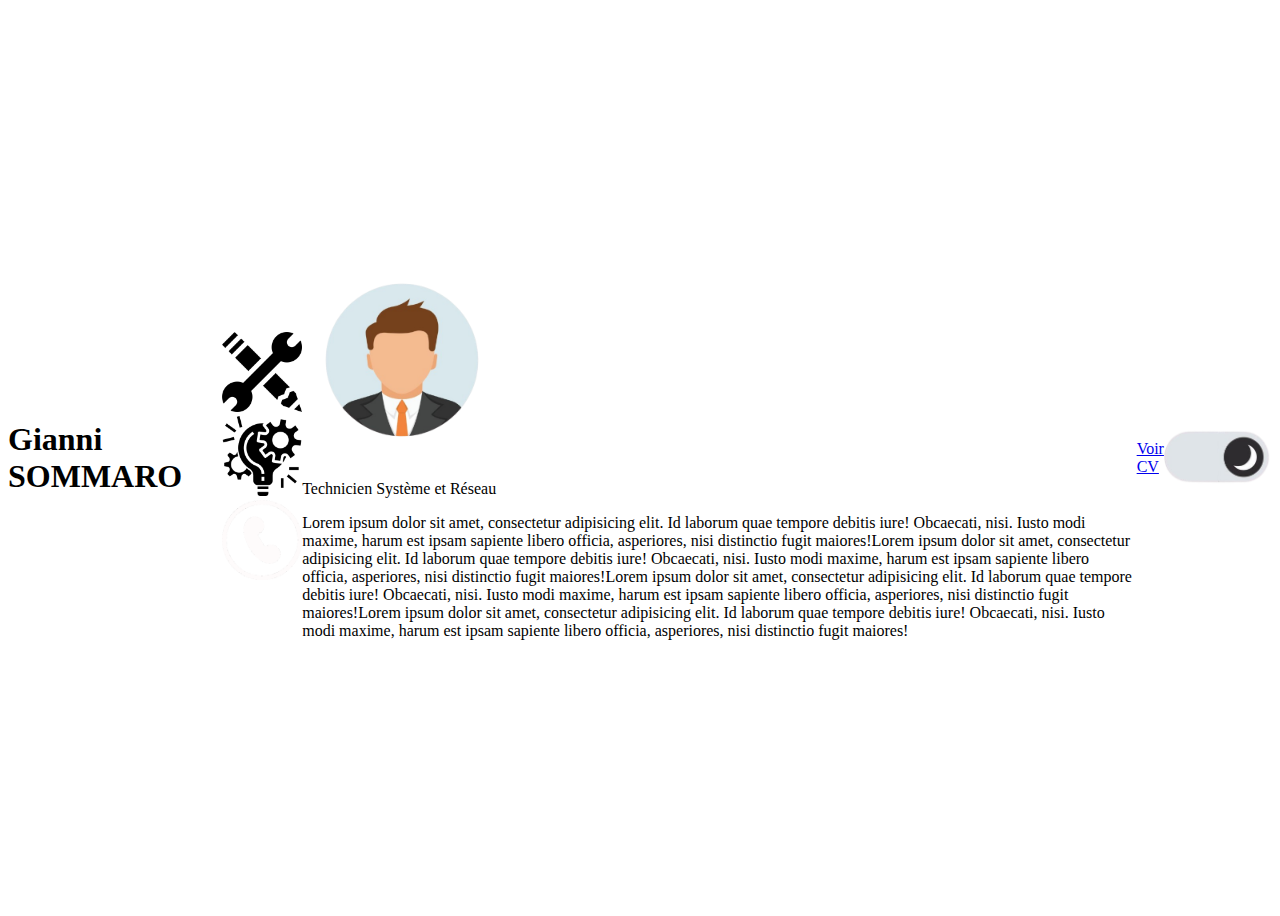
<file: index.html>
<!DOCTYPE html>
<html lang="fr">

<head>
    <meta charset="UTF-8">
    <meta name="viewport" content="width=device-width, initial-scale=1.0">
    <link rel="stylesheet" href="css/styles.css">
    <title>Portfolio-Gianni SOMMARO</title>
</head>

<body>

    <header>
        <div class="bande">
            <h1>Gianni SOMMARO</h1>
        </div>
    </header>
    <nav class="men">
        <ul class="bar">
            <div class="Competences">
                <div class="btn">
                    <a href="competences.html"><img src="images/competences.png" alt="" title="compétences"
                            height="80"></a>
                </div>
            </div>
            <div class="Projets">
                <div class="btn">
                    <a href="projets.html"><img src="images/projets.png" alt="" title="Projets" height="80"></a>
                </div>
            </div>

            <div class="contact">
                <div class="btn">
                    <a href="contact.html"><img src="images/contact.png" alt="" title="contact" height="80"></a>
                </div>
            </div>
        </ul>
    </nav>
    <div class="profile-card">
        <div class="box">
            <img src="images/avatar.png" alt="Profil" width="200" height="200" class="profile-img">
            <div class="profile-info">
                <p class="title">Technicien Système et Réseau</p>
                <p class="description"> Lorem ipsum dolor sit amet, consectetur adipisicing elit. Id laborum quae
                    tempore debitis iure! Obcaecati, nisi. Iusto modi maxime, harum est ipsam sapiente libero officia,
                    asperiores, nisi distinctio fugit maiores!Lorem ipsum dolor sit amet, consectetur adipisicing elit.
                    Id laborum quae tempore debitis iure! Obcaecati, nisi. Iusto modi maxime, harum est ipsam sapiente
                    libero officia, asperiores, nisi distinctio fugit maiores!Lorem ipsum dolor sit amet, consectetur
                    adipisicing elit. Id laborum quae tempore debitis iure! Obcaecati, nisi. Iusto modi maxime, harum
                    est ipsam sapiente libero officia, asperiores, nisi distinctio fugit maiores!Lorem ipsum dolor sit
                    amet, consectetur adipisicing elit. Id laborum quae tempore debitis iure! Obcaecati, nisi. Iusto
                    modi maxime, harum est ipsam sapiente libero officia, asperiores, nisi distinctio fugit maiores!</p>
            </div>
        </div>
    </div>
    <div class="btn">
        <div class="CV">
            <a href="images/CV.pdf"> Voir CV</a>
        </div>
    </div>



    


    
    <footer>
        <img class="Img" id="myImg" src="images/night_mode.png" alt="Theme image" height="60">
    </footer>

    <script src="js/mode.js"></script>
</body>

</html>
</file>
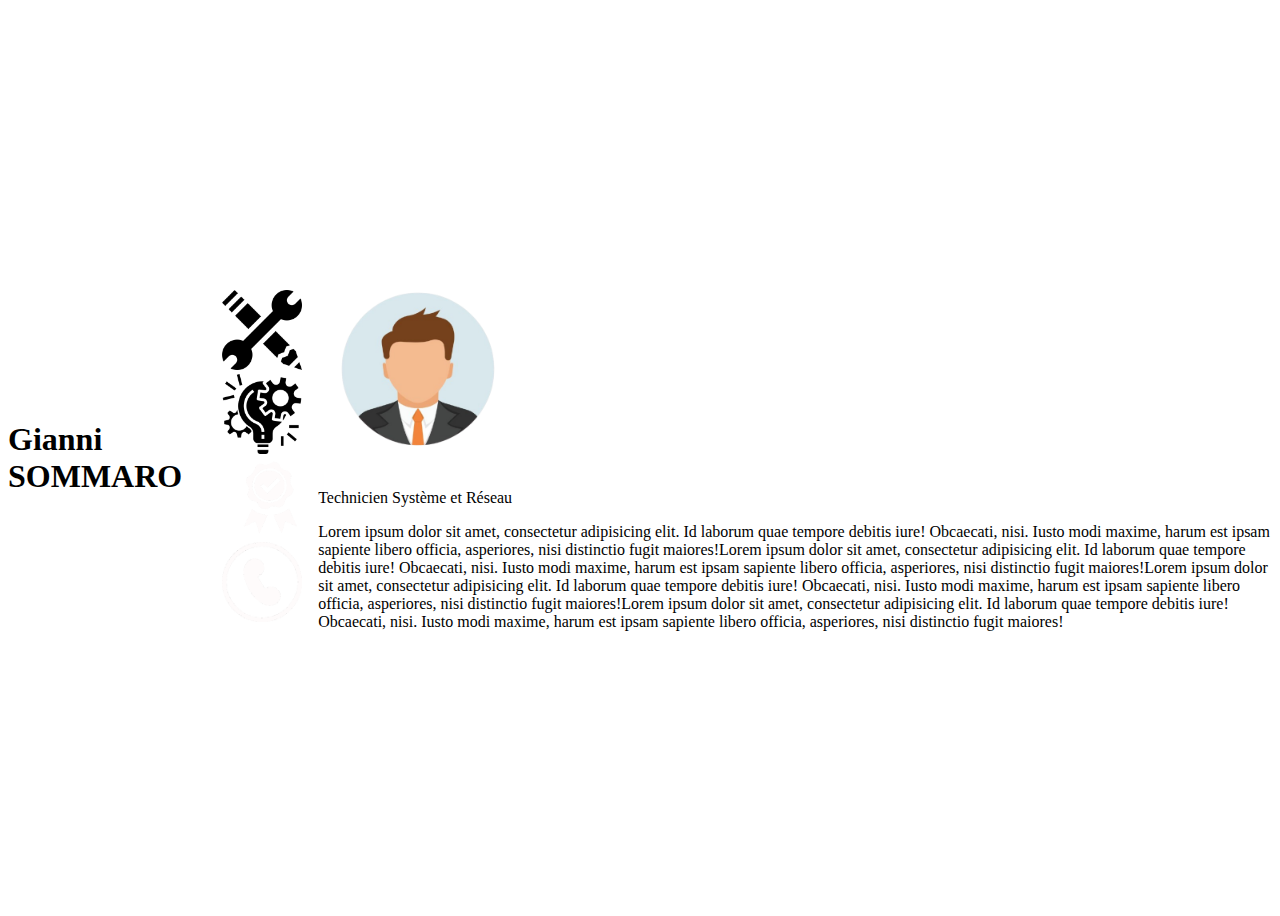
<file: Accueil.html>
<!DOCTYPE html>
<html lang="fr">

<head>
    <meta charset="UTF-8">
    <meta name="viewport" content="width=device-width, initial-scale=1.0">
    <link rel="stylesheet" href="css/styles.css">
    <title>Portfolio-Gianni SOMMARO</title>
</head>

<body>

    <header>
        <div class="bande">
        <h1>Gianni SOMMARO</h1>
        </div>
    </header>
    <nav class="men">
        <ul class="bar">
            <div class="Competences">
                <div class="btn">
                    <a href="competences.html"><img src="images/competences.png" alt="" title="compétences"
                            height="80"></a>
                </div>
            </div>
            <div class="Projets">
                <div class="btn">
                    <a href="projets.html"><img src="images/projets.png" alt="" title="Projets" height="80"></a>
                </div>
            </div>
            <div class="Certifications">
                <div class="btn">
                    <a href="certifications.html"><img src="images/certification.png" alt="" title="certification"
                            height="80"></a>
                </div>
            </div>
            <div class="contact">
                <div class="btn">
                    <a href="contact.html"><img src="images/contact.png" alt="" title="contact" height="80"></a>
                </div>
            </div>
        </ul>
    </nav>
    <div class="profile-card">
        <div class="box">
            <img src="images/avatar.png" alt="Profil" width="200" height="200" class="profile-img">
            <div class="profile-info">
                <p class="title">Technicien Système et Réseau</p>
                <p class="description"> Lorem ipsum dolor sit amet, consectetur adipisicing elit. Id laborum quae
                    tempore debitis iure! Obcaecati, nisi. Iusto modi maxime, harum est ipsam sapiente libero officia,
                    asperiores, nisi distinctio fugit maiores!Lorem ipsum dolor sit amet, consectetur adipisicing elit.
                    Id laborum quae tempore debitis iure! Obcaecati, nisi. Iusto modi maxime, harum est ipsam sapiente
                    libero officia, asperiores, nisi distinctio fugit maiores!Lorem ipsum dolor sit amet, consectetur
                    adipisicing elit. Id laborum quae tempore debitis iure! Obcaecati, nisi. Iusto modi maxime, harum
                    est ipsam sapiente libero officia, asperiores, nisi distinctio fugit maiores!Lorem ipsum dolor sit
                    amet, consectetur adipisicing elit. Id laborum quae tempore debitis iure! Obcaecati, nisi. Iusto
                    modi maxime, harum est ipsam sapiente libero officia, asperiores, nisi distinctio fugit maiores!</p>
            </div>
        </div>
    </div>
</body>

</html>
</file>
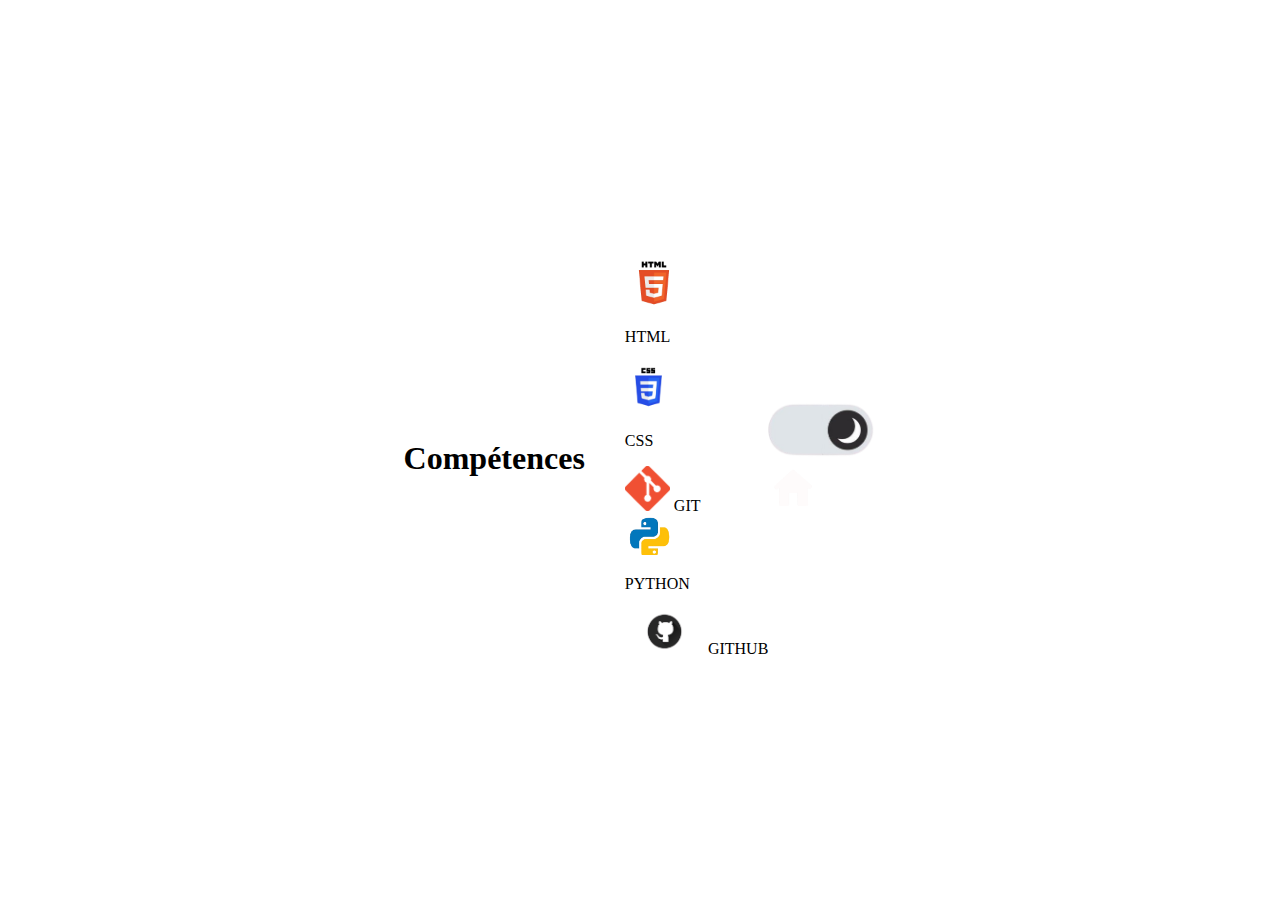
<file: competences.html>
<!DOCTYPE html>
<html lang="en">

<head>
    <meta charset="UTF-8">
    <meta name="viewport" content="width=device-width, initial-scale=1.0">
    <link rel="stylesheet" href="css/styles.css">
    <title>Compétences</title>
</head>
<header>
    <div class="bande">
        <h1>Compétences</h1>
    </div>
</header>
<br>
<br>

<body>
    <nav class="competances">
        <ul class="competances-bar">
            <div class="btn">
                <div class="compe">
                    <img src="images/HTML.png" alt="" title="HTML" height="50">
                    <p>HTML</p>
                </div>
            </div>
            <div class="btn">
                <div class="compe">
                    <img src="images/CSS.png" alt="" title="CSS" height="50">
                    <p> CSS</p>
                </div>
            </div>
            <div class="btn">
                <div class="compe">
                    <img src="images/git.png" alt="" title="GIT" height="45">
                    <p2> GIT</p2>
                </div>
            </div>
            <div class="btn">
                <div class="compe">
                    <img src="images/python.png" alt="" title="PYTHON" height="40">
                    <p> PYTHON</p>
                </div>
            </div>
            <div class="btn">
                <div class="compe">
                    <img src="images/github.png" alt="" title="GITHUB" height="45">
                    <p1>GITHUB</p1>
                </div>
            </div>
        </ul>
    </nav>
    <footer>
        <img class="Img" id="myImg" src="images/night_mode.png" alt="Theme image" height="60">


        <nav class="menu">
            <div class="Accueil">
                <div class="btn">
                    <a href="index.html"><img src="images/home.png" alt="" title="compétences" height="50"></a>
                </div>
            </div>
        </nav>
    </footer>

    <script src="js/mode.js"></script>

</body>

</html>
</file>
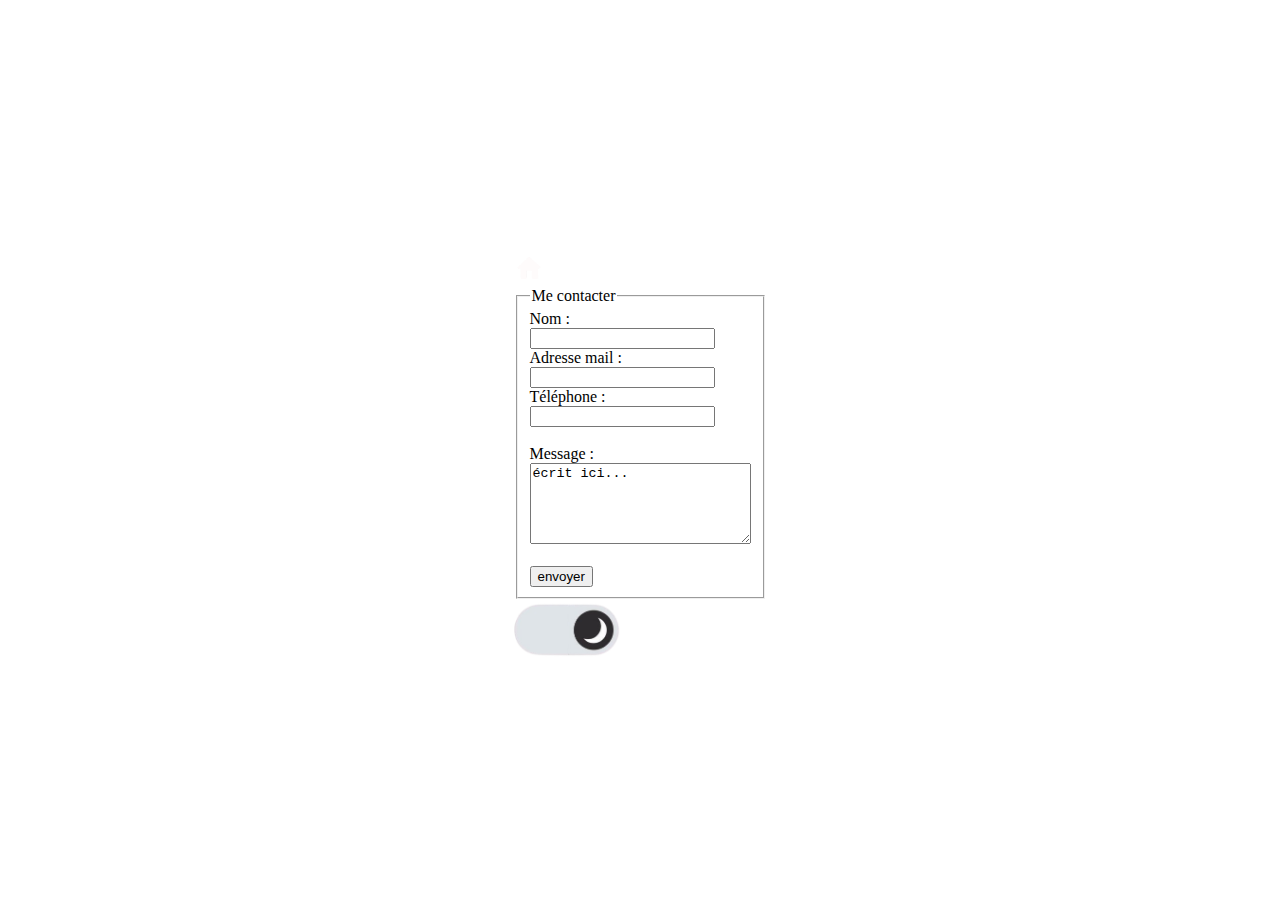
<file: contact.html>
<!DOCTYPE html>
<html lang="en">

<head>
    <meta charset="UTF-8">
    <meta name="viewport" content="width=device-width, initial-scale=1.0">
    <link rel="stylesheet" href="css/styles.css">
    <title>Contact</title>
    </head>
    <body>
    <nav class="menu">
    <div class="Accueil">
        <div class="btn">
            <a href="index.html"><img src="images/home.png" alt="" title="compétences" height="30" width="30"></a>
        </div>
    </div>
    <div class="conta">
    <form action="mailto:your.email@example.com" method="post" enctype="text/plain">
    <fieldset>

        <legend>Me contacter</legend>

        <label for="name">Nom :</label><br>
        <input id="name" type="text" name="Nom" value=""><br>

        <label for="email">Adresse mail :</label><br>
        <input id="email" type="email" name="Adresse mail" value=""><br>

        <label for="phone">Téléphone :</label><br>
        <input id="phone" type="tel" name="Téléphone" value=""><br><br>

        <label for="message">Message :</label><br>
        <textarea id="message" name="Message" maxlength="100" rows="5" cols="25">écrit ici...</textarea><br><br>

        <input type="submit" value="envoyer">

    </fieldset>
    </form>
    </div>

    <footer>
        <img class="Img" id="myImg" src="images/night_mode.png" alt="Theme image" height="60">
    </footer>


    <script src="js/mode.js"></script>

</body>

</html>
</file>
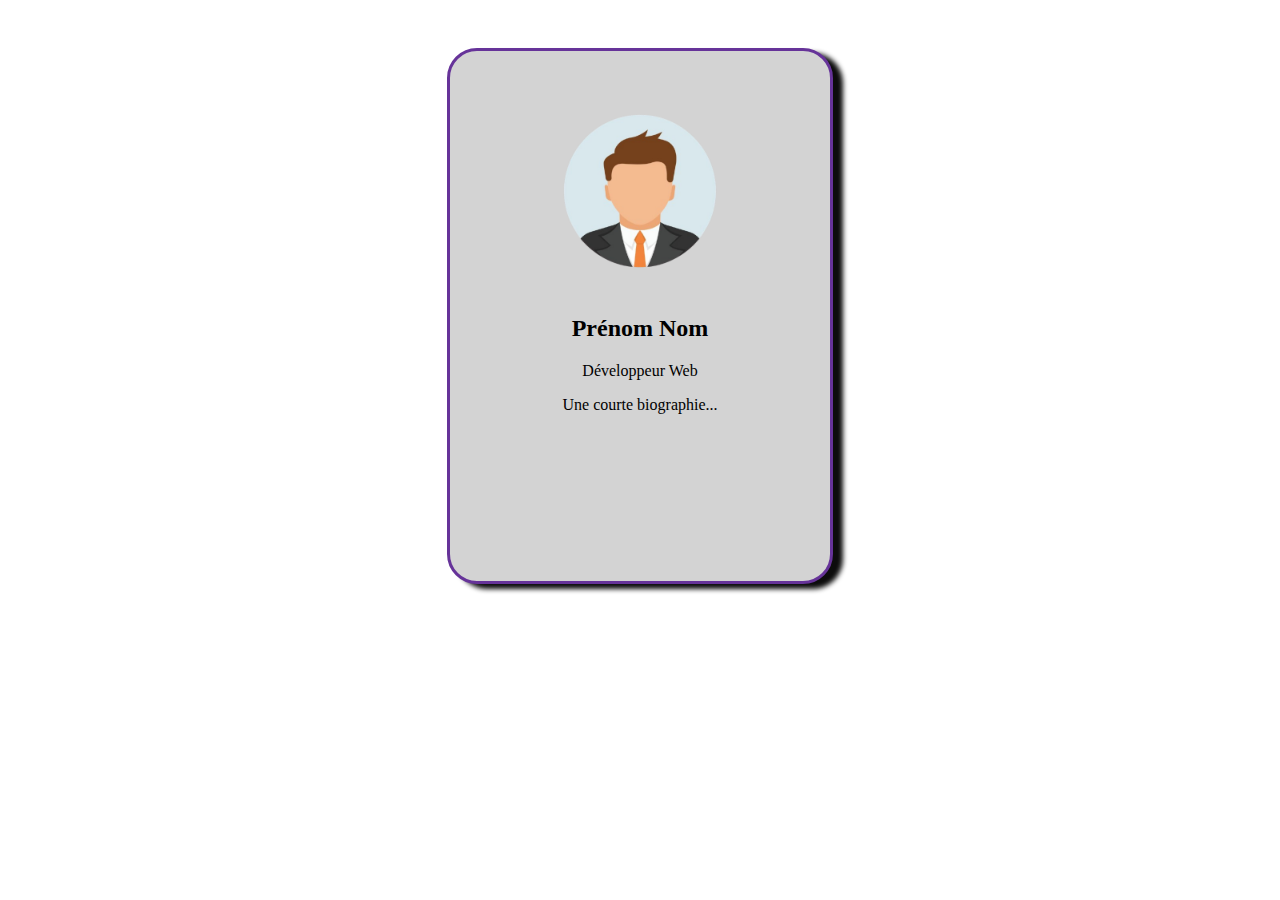
<file: profil.html>
<!DOCTYPE html>
<html lang="en">

<head>
    <meta charset="UTF-8">
    <meta name="viewport" content="width=device-width, initial-scale=1.0">
    <link rel="stylesheet" href="css/styles2.css">
    <title>Projets</title>
</head>
<header>

</header>

<body>
    <div class="profile-card">
        <div class="box">
            <img src="images/avatar.png" alt="Profil" width="200" height="200" class="profile-img">
            <h2>Prénom Nom</h2>
            <p class="title">Développeur Web</p>
            <p class="description">Une courte biographie...</p>
        </div>
    </div>


</body>

</html>
</file>
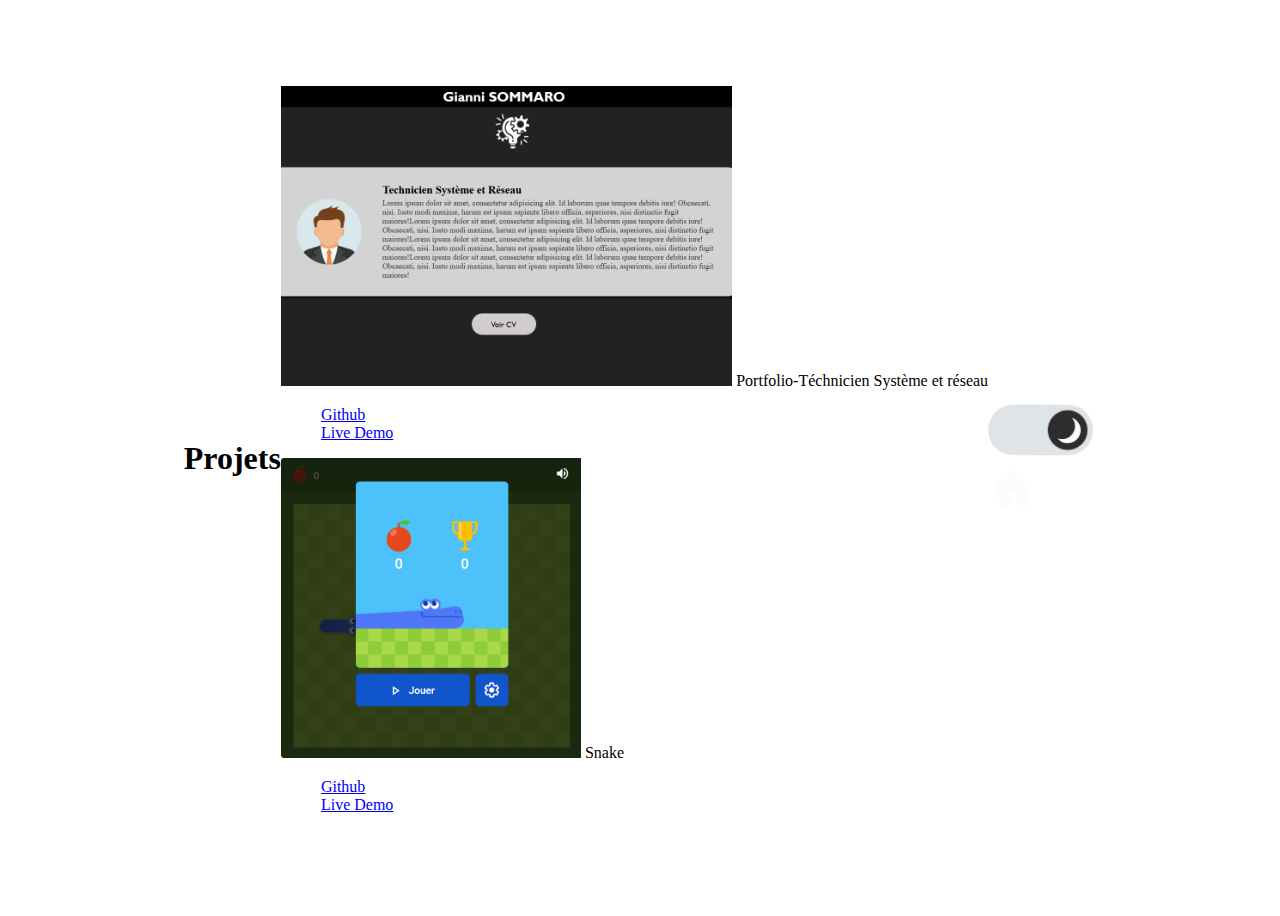
<file: projets.html>
<!DOCTYPE html>
<html lang="en">

<head>
    <meta charset="UTF-8">
    <meta name="viewport" content="width=device-width, initial-scale=1.0">
    <link rel="stylesheet" href="css/styles.css">
    <title>Projets</title>
</head>


<body>
    <header>
        <div class="bande">
            <h1>Projets</h1>
        </div>
    </header>
    <div class="vitrineall">
        <div class="vitrine">

            <div class="vit1">
                <img src="images/preview-portfolio.png" alt="" height="300" class="preview-portfolio">
                <p3>Portfolio-Téchnicien Système et réseau</p3>
                <ul class="vitrine-bar">
                    <div class="btn">
                        <div class="bvitrine">
                            <a href="https://github.com/sommarogianni-dot/mon_premier_site">Github</a>
                        </div>
                    </div>

                    <div class="btn">
                        <div class="bvitrine">
                            <a href="https://sommarogianni-dot.github.io/mon_premier_site/">Live Demo</a>

                        </div>

                    </div>
            </div>

            </ul>
        </div>



        <div class="vitrineall">
            <div class="vitrine">

                <div class="vit1">
                    <img src="images/preview_snake.png" alt="" height="300" class="preview-snake">
                    <p4>Snake</p4>
                    <ul class="vitrine-bar">
                        <div class="btn">
                            <div class="bvitrine">
                                <a href="https://github.com/Platane/snk">Github</a>
                            </div>
                        </div>

                        <div class="btn">
                            <div class="bvitrine">
                                <a href="https://www.snake.fr/jeux/google-snake">Live Demo</a>

                            </div>

                        </div>
                </div>

                </ul>
            </div>

        </div>
    </div>

    <footer>
        <img class="Img" id="myImg" src="images/night_mode.png" alt="Theme image" height="60">

        <nav class="menu">
            <div class="Accueil">
                <div class="btn">
                    <a href="index.html"><img src="images/home.png" alt="" title="compétences" height="50"></a>
                </div>
            </div>
        </nav>
    </footer>

    <script src="js/mode.js"></script>

</body>

</html>
</file>
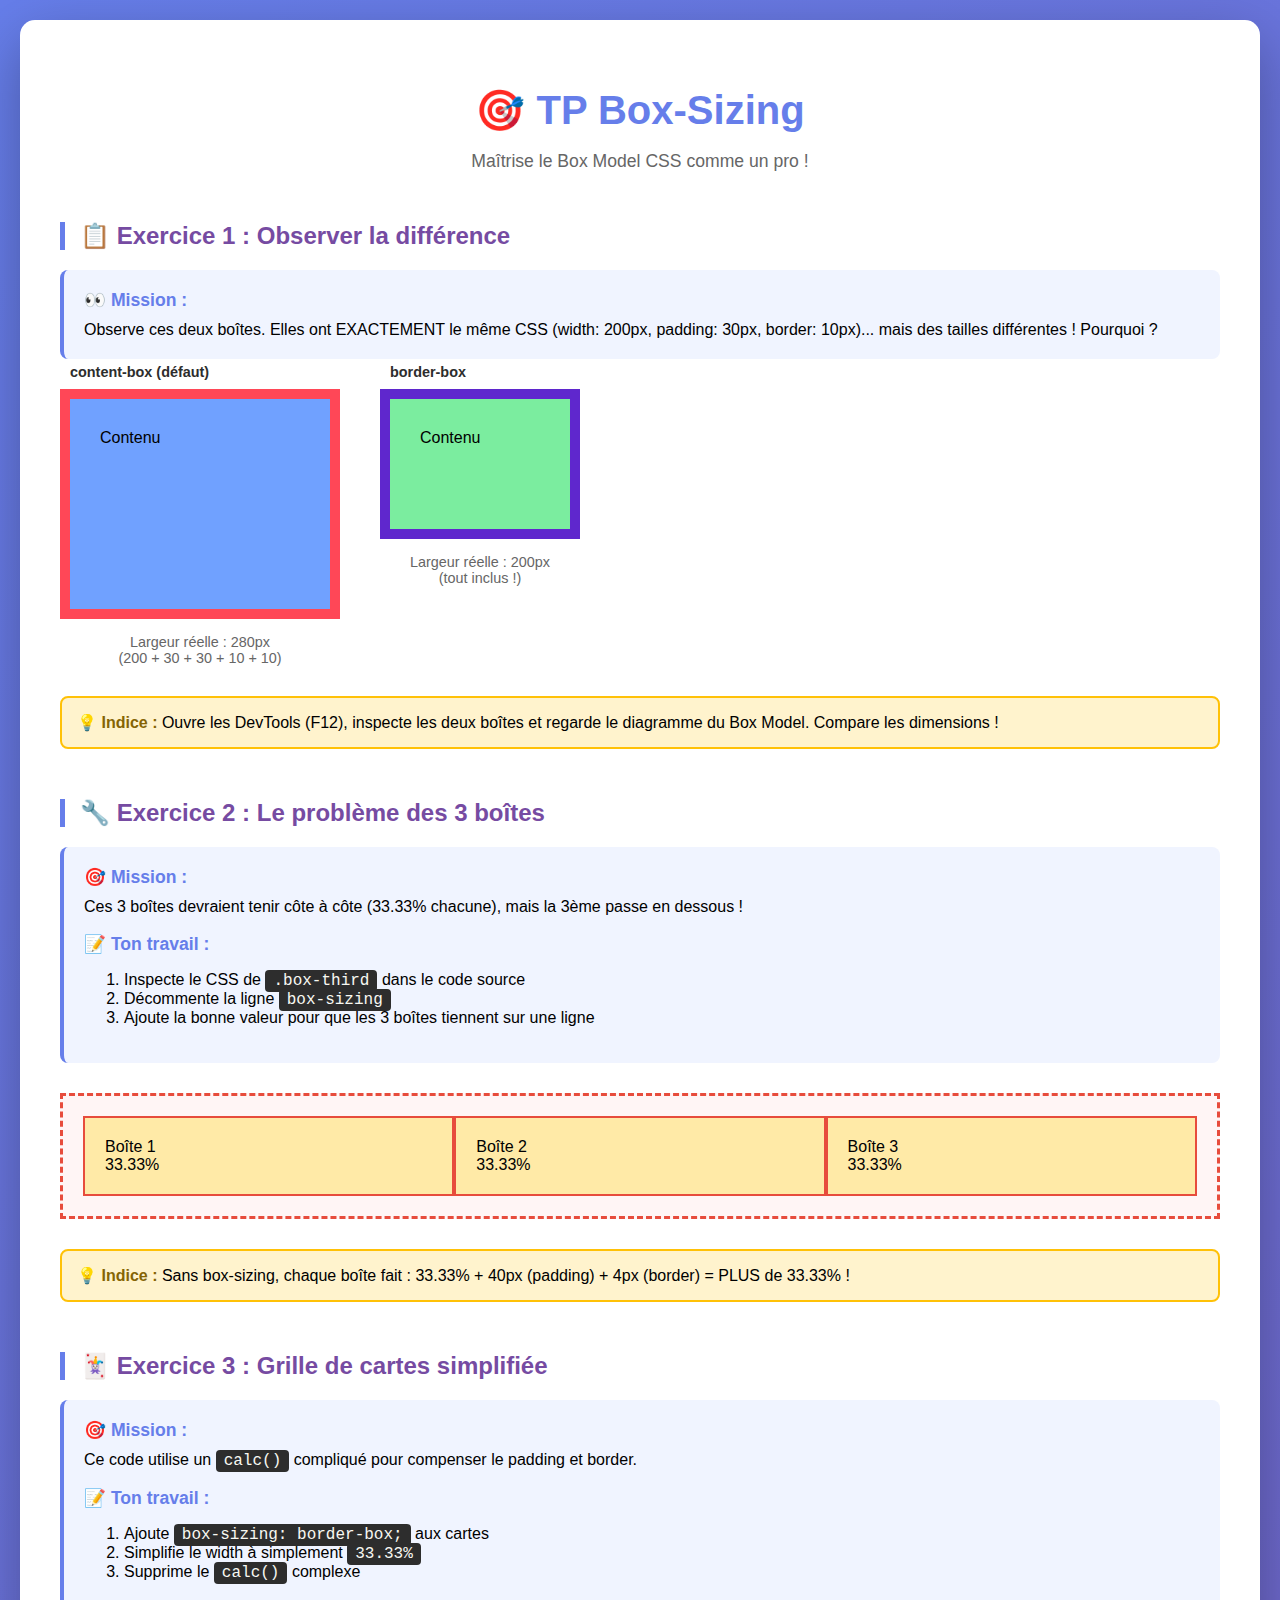
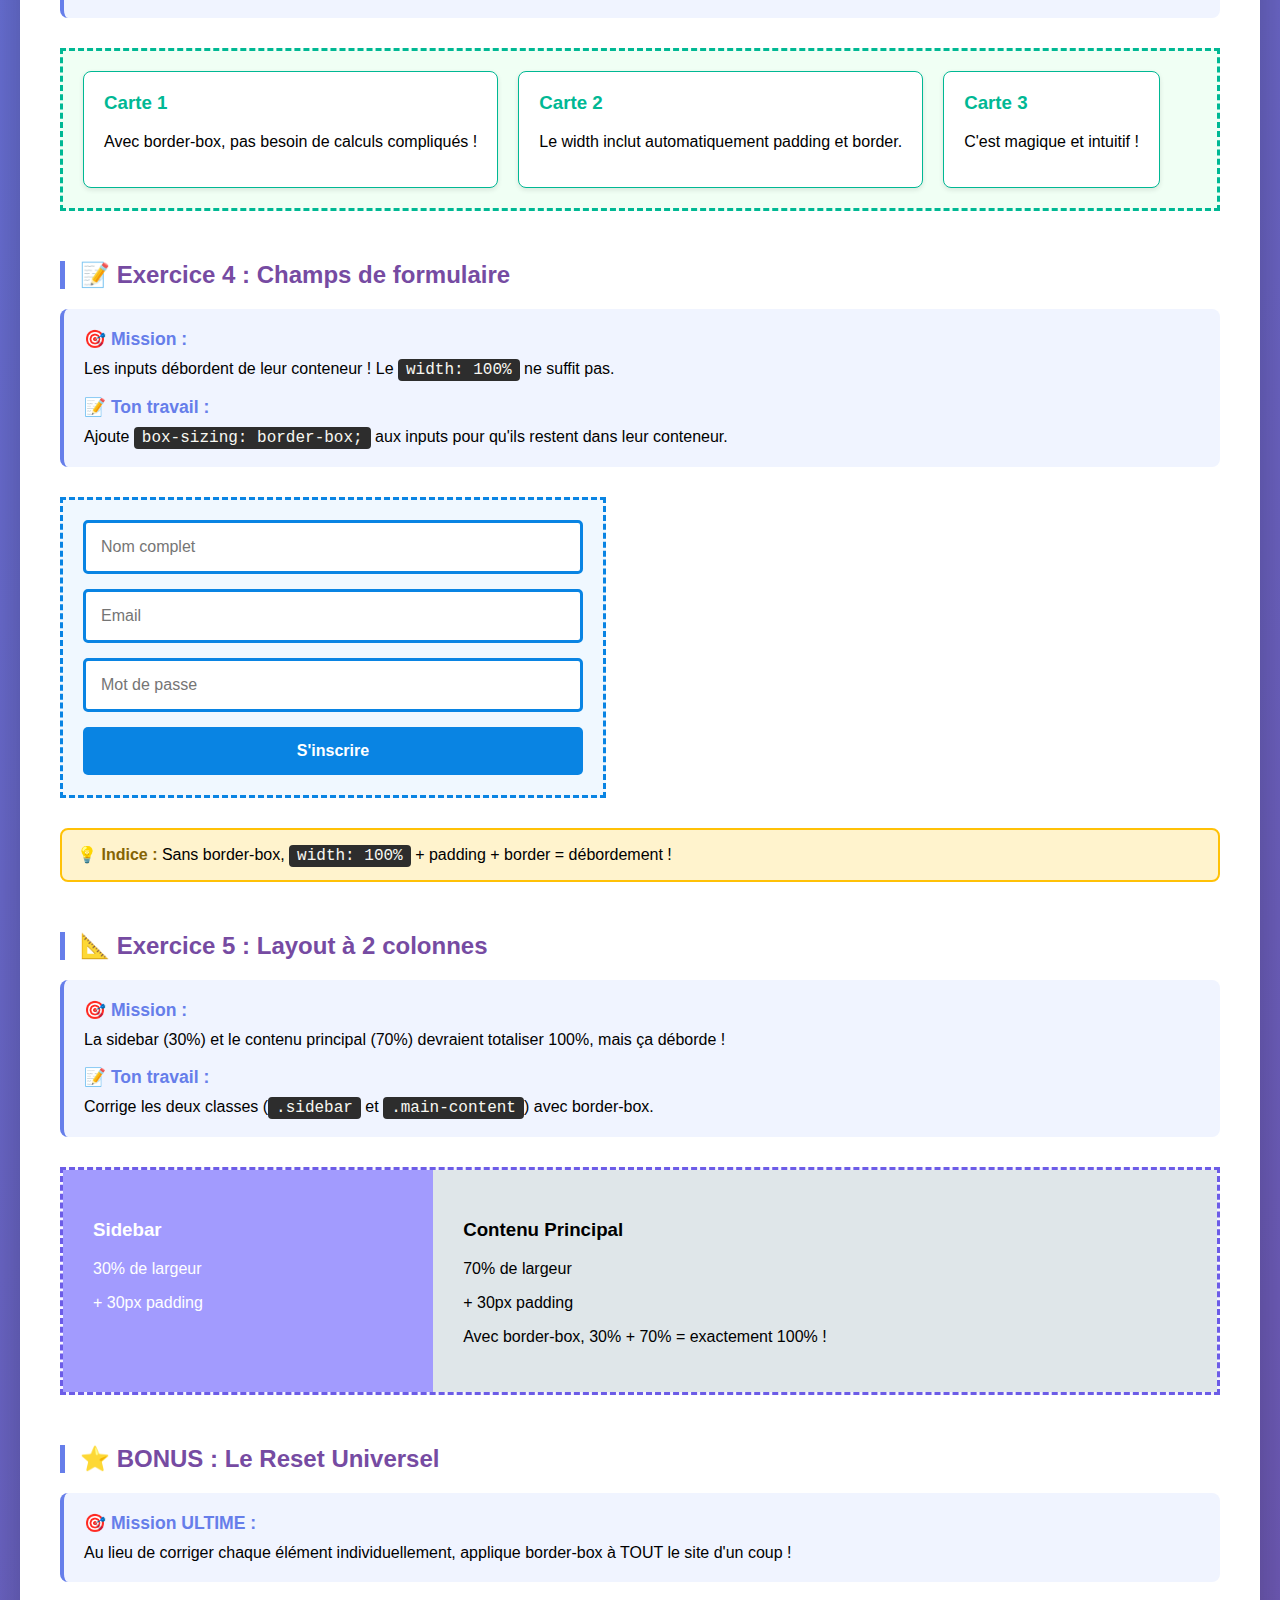
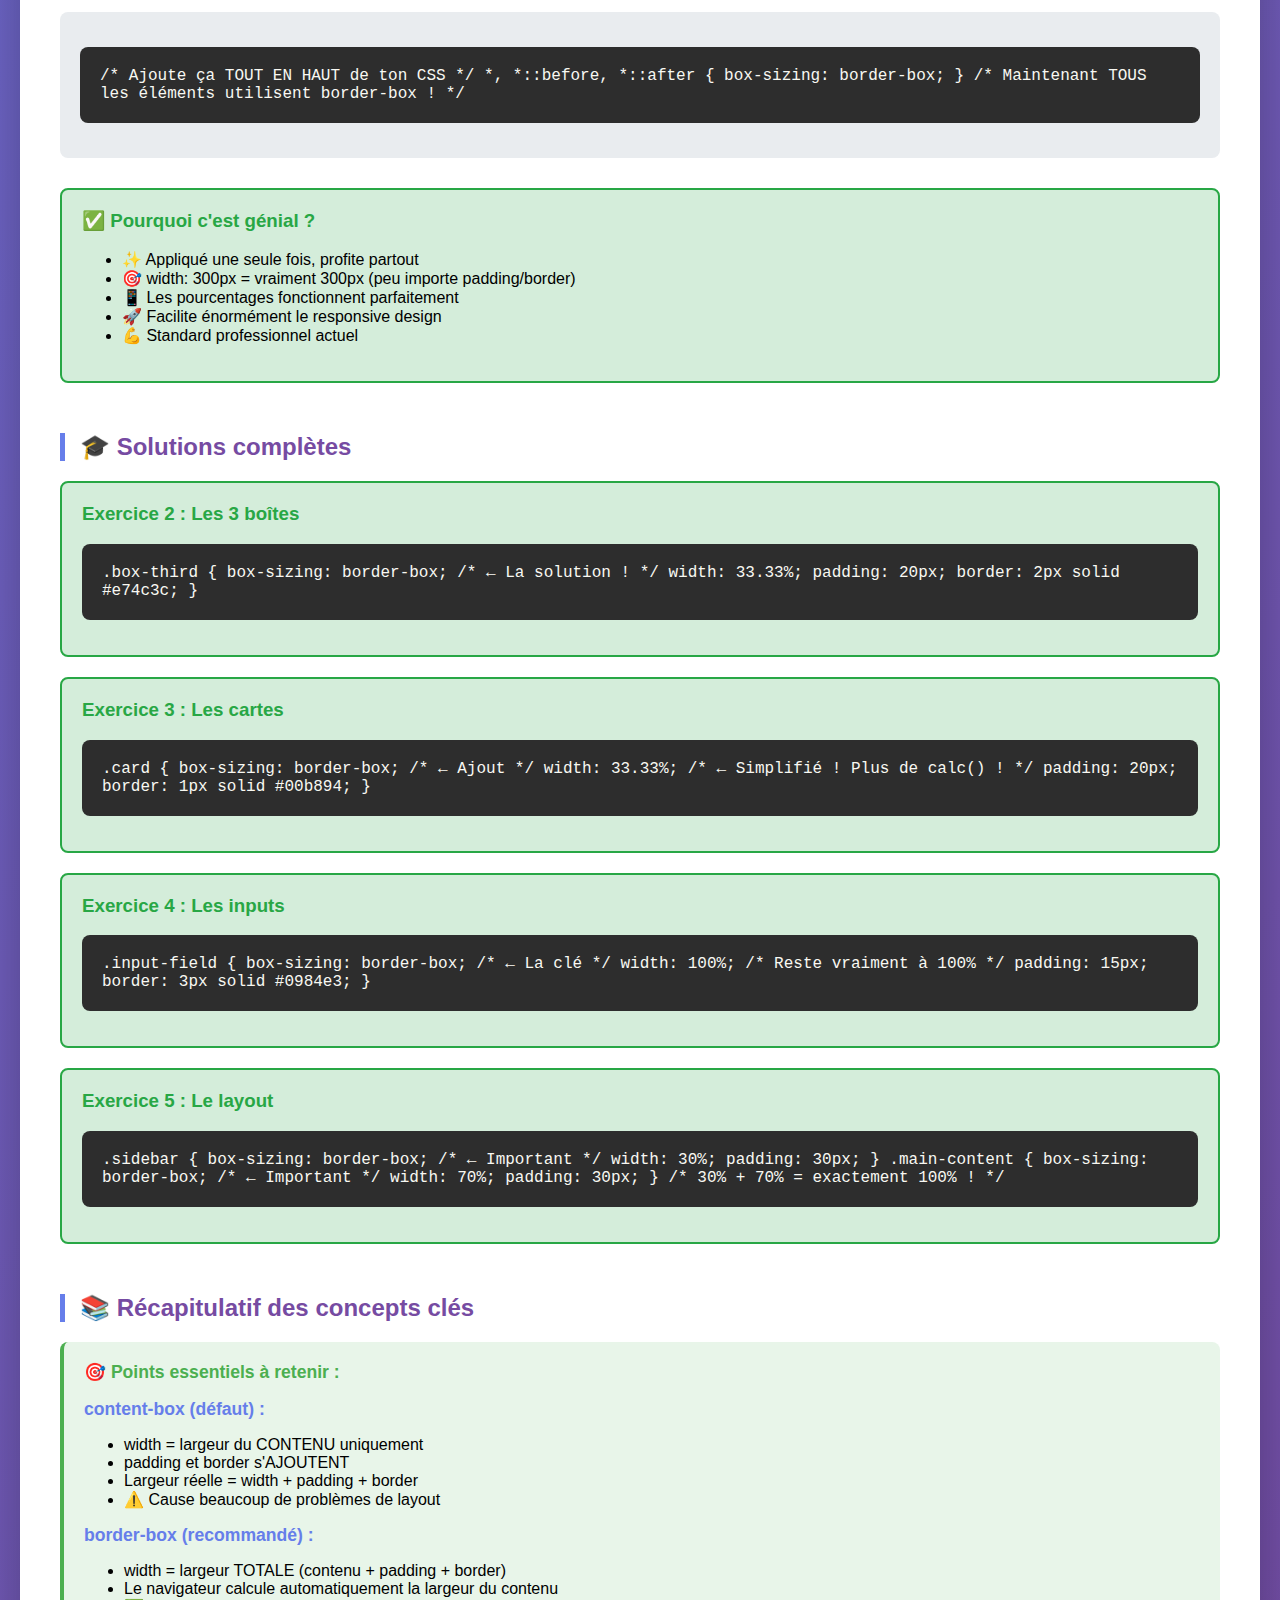
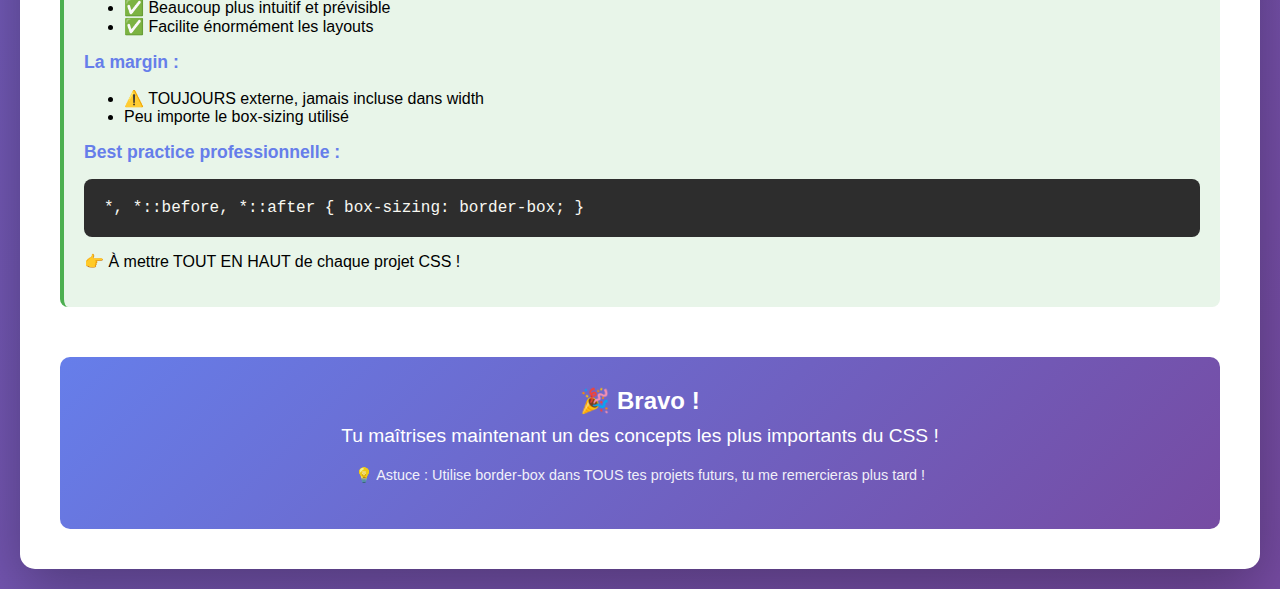
<file: tp-box-sizing.html>
<!DOCTYPE html>
<html lang="fr">
<head>
    <meta charset="UTF-8">
    <meta name="viewport" content="width=device-width, initial-scale=1.0">
    <title>TP Box-Sizing - Maîtriser le Box Model</title>
    <style>
        /* ========================================
           STYLES GÉNÉRAUX
        ======================================== */
        body {
            font-family: 'Segoe UI', Tahoma, Geneva, Verdana, sans-serif;
            background: linear-gradient(135deg, #667eea 0%, #764ba2 100%);
            margin: 0;
            padding: 20px;
            min-height: 100vh;
        }

        .container {
            max-width: 1200px;
            margin: 0 auto;
            background: white;
            padding: 40px;
            border-radius: 15px;
            box-shadow: 0 20px 60px rgba(0,0,0,0.3);
        }

        h1 {
            color: #667eea;
            text-align: center;
            font-size: 2.5em;
            margin-bottom: 10px;
        }

        .subtitle {
            text-align: center;
            color: #666;
            margin-bottom: 40px;
            font-size: 1.1em;
        }

        h2 {
            color: #764ba2;
            border-left: 5px solid #667eea;
            padding-left: 15px;
            margin-top: 50px;
        }

        .instruction {
            background: #f0f4ff;
            padding: 20px;
            border-radius: 8px;
            margin: 20px 0;
            border-left: 4px solid #667eea;
        }

        .instruction strong {
            color: #667eea;
            display: block;
            margin-bottom: 10px;
            font-size: 1.1em;
        }

        code {
            background: #2d2d2d;
            color: #f8f8f2;
            padding: 2px 8px;
            border-radius: 4px;
            font-family: 'Courier New', monospace;
        }

        .code-block {
            background: #2d2d2d;
            color: #f8f8f2;
            padding: 20px;
            border-radius: 8px;
            overflow-x: auto;
            margin: 15px 0;
            font-family: 'Courier New', monospace;
        }

        /* ========================================
           EXERCICE 1 : DÉMONSTRATION
        ======================================== */
        .demo-container {
            display: flex;
            gap: 40px;
            margin: 30px 0;
            flex-wrap: wrap;
        }

        .demo-box {
            background: #ffd700;
            position: relative;
        }

        /* À MODIFIER PAR L'ÉTUDIANT */
        .box-content {
            box-sizing: content-box;
            width: 200px;
            height: 150px;
            padding: 30px;
            border: 10px solid #ff4757;
            background: #70a1ff;
        }

        .box-border {
            box-sizing: border-box;
            width: 200px;
            height: 150px;
            padding: 30px;
            border: 10px solid #5f27cd;
            background: #7bed9f;
        }

        .label {
            position: absolute;
            top: -30px;
            left: 0;
            font-weight: bold;
            color: #2d2d2d;
            background: white;
            padding: 5px 10px;
            border-radius: 5px;
            font-size: 0.9em;
        }

        .dimensions {
            text-align: center;
            margin-top: 15px;
            font-size: 0.9em;
            color: #666;
        }

        /* ========================================
           EXERCICE 2 : LE PROBLÈME DES 3 BOÎTES
        ======================================== */
        .three-boxes-container {
            border: 3px dashed #e74c3c;
            padding: 20px;
            margin: 30px 0;
            background: #fff5f5;
        }

        .three-boxes {
            display: flex;
            flex-wrap: wrap;
            /* Les boîtes vont déborder si mal configurées */
        }

        /* À MODIFIER PAR L'ÉTUDIANT - EXERCICE 2.1 */
        .box-third {
            box-sizing: border-box;
            width: 33.33%;
            padding: 20px;
            border: 2px solid #e74c3c;
            background: #ffeaa7;
            margin: 0;
        }

        /* ========================================
           EXERCICE 3 : GRILLE DE CARTES
        ======================================== */
        .cards-container {
            border: 3px dashed #00b894;
            padding: 20px;
            margin: 30px 0;
            background: #f0fff4;
        }

        .cards-grid {
            display: flex;
            gap: 20px;
            flex-wrap: wrap;
        }

        /* À MODIFIER PAR L'ÉTUDIANT - EXERCICE 3 */
        .card {
            box-sizing: border-box;
            width: cal(33.33%); 
            padding: 20px;
            border: 1px solid #00b894;
            background: white;
            border-radius: 8px;
            box-shadow: 0 2px 5px rgba(0,0,0,0.1);
        }

        .card h3 {
            margin-top: 0;
            color: #00b894;
        }

        /* ========================================
           EXERCICE 4 : FORMULAIRE
        ======================================== */
        .form-container {
            border: 3px dashed #0984e3;
            padding: 20px;
            margin: 30px 0;
            background: #f0f8ff;
            max-width: 500px;
        }

        /* À MODIFIER PAR L'ÉTUDIANT - EXERCICE 4 */
        .input-field {
            box-sizing: border-box;
            width: 100%;
            padding: 15px;
            border: 3px solid #0984e3;
            border-radius: 5px;
            margin-bottom: 15px;
            font-size: 16px;
        }

        .submit-btn {
            box-sizing: border-box;
            width: 100%;
            padding: 15px;
            background: #0984e3;
            color: white;
            border: none;
            border-radius: 5px;
            font-size: 16px;
            cursor: pointer;
            font-weight: bold;
        }

        .submit-btn:hover {
            background: #0652a1;
        }

        /* ========================================
           EXERCICE 5 : LAYOUT 2 COLONNES
        ======================================== */
        .layout-container {
            border: 3px dashed #6c5ce7;
            padding: 0;
            margin: 30px 0;
            background: #f5f3ff;
            display: flex;
        }

        /* À MODIFIER PAR L'ÉTUDIANT - EXERCICE 5 */
        .sidebar {
            /* box-sizing: ???; */ /* DÉCOMMENTE ET COMPLÈTE */
            width: 30%;
            padding: 30px;
            background: #a29bfe;
            color: white;
        }

        .main-content {
            /* box-sizing: ???; */ /* DÉCOMMENTE ET COMPLÈTE */
            width: 70%;
            padding: 30px;
            background: #dfe6e9;
        }

        /* ========================================
           SECTION SOLUTION
        ======================================== */
        .solution {
            background: #d4edda;
            border: 2px solid #28a745;
            padding: 20px;
            border-radius: 8px;
            margin: 20px 0;
        }

        .solution h3 {
            color: #28a745;
            margin-top: 0;
        }

        .hint {
            background: #fff3cd;
            border: 2px solid #ffc107;
            padding: 15px;
            border-radius: 8px;
            margin: 15px 0;
        }

        .hint strong {
            color: #856404;
        }

        /* ========================================
           BONUS : RESET UNIVERSEL
        ======================================== */
        .reset-demo {
            background: #e9ecef;
            padding: 20px;
            border-radius: 8px;
            margin: 30px 0;
        }
    </style>
</head>
<body>
    <div class="container">
        <h1>🎯 TP Box-Sizing</h1>
        <p class="subtitle">Maîtrise le Box Model CSS comme un pro !</p>

        <!-- ========================================
             EXERCICE 1 : OBSERVATION
        ======================================== -->
        <h2>📋 Exercice 1 : Observer la différence</h2>
        
        <div class="instruction">
            <strong>👀 Mission :</strong>
            Observe ces deux boîtes. Elles ont EXACTEMENT le même CSS (width: 200px, padding: 30px, border: 10px)... 
            mais des tailles différentes ! Pourquoi ?
        </div>

        <div class="demo-container">
            <div style="position: relative;">
                <span class="label">content-box (défaut)</span>
                <div class="box-content">
                    Contenu
                </div>
                <div class="dimensions">
                    Largeur réelle : 280px<br>
                    (200 + 30 + 30 + 10 + 10)
                </div>
            </div>

            <div style="position: relative;">
                <span class="label">border-box</span>
                <div class="box-border">
                    Contenu
                </div>
                <div class="dimensions">
                    Largeur réelle : 200px<br>
                    (tout inclus !)
                </div>
            </div>
        </div>

        <div class="hint">
            <strong>💡 Indice :</strong> Ouvre les DevTools (F12), inspecte les deux boîtes et regarde le diagramme du Box Model. 
            Compare les dimensions !
        </div>

        <!-- ========================================
             EXERCICE 2 : LE PROBLÈME CLASSIQUE
        ======================================== -->
        <h2>🔧 Exercice 2 : Le problème des 3 boîtes</h2>
        
        <div class="instruction">
            <strong>🎯 Mission :</strong>
            Ces 3 boîtes devraient tenir côte à côte (33.33% chacune), mais la 3ème passe en dessous !
            <br><br>
            <strong>📝 Ton travail :</strong>
            <ol>
                <li>Inspecte le CSS de <code>.box-third</code> dans le code source</li>
                <li>Décommente la ligne <code>box-sizing</code></li>
                <li>Ajoute la bonne valeur pour que les 3 boîtes tiennent sur une ligne</li>
            </ol>
        </div>

        <div class="three-boxes-container">
            <div class="three-boxes">
                <div class="box-third">Boîte 1<br>33.33%</div>
                <div class="box-third">Boîte 2<br>33.33%</div>
                <div class="box-third">Boîte 3<br>33.33%</div>
            </div>
        </div>

        <div class="hint">
            <strong>💡 Indice :</strong> Sans box-sizing, chaque boîte fait : 33.33% + 40px (padding) + 4px (border) = PLUS de 33.33% !
        </div>

        <!-- ========================================
             EXERCICE 3 : GRILLE DE CARTES
        ======================================== -->
        <h2>🃏 Exercice 3 : Grille de cartes simplifiée</h2>
        
        <div class="instruction">
            <strong>🎯 Mission :</strong>
            Ce code utilise un <code>calc()</code> compliqué pour compenser le padding et border.
            <br><br>
            <strong>📝 Ton travail :</strong>
            <ol>
                <li>Ajoute <code>box-sizing: border-box;</code> aux cartes</li>
                <li>Simplifie le width à simplement <code>33.33%</code></li>
                <li>Supprime le <code>calc()</code> complexe</li>
            </ol>
        </div>

        <div class="cards-container">
            <div class="cards-grid">
                <div class="card">
                    <h3>Carte 1</h3>
                    <p>Avec border-box, pas besoin de calculs compliqués !</p>
                </div>
                <div class="card">
                    <h3>Carte 2</h3>
                    <p>Le width inclut automatiquement padding et border.</p>
                </div>
                <div class="card">
                    <h3>Carte 3</h3>
                    <p>C'est magique et intuitif !</p>
                </div>
            </div>
        </div>

        <!-- ========================================
             EXERCICE 4 : FORMULAIRE
        ======================================== -->
        <h2>📝 Exercice 4 : Champs de formulaire</h2>
        
        <div class="instruction">
            <strong>🎯 Mission :</strong>
            Les inputs débordent de leur conteneur ! Le <code>width: 100%</code> ne suffit pas.
            <br><br>
            <strong>📝 Ton travail :</strong>
            Ajoute <code>box-sizing: border-box;</code> aux inputs pour qu'ils restent dans leur conteneur.
        </div>

        <div class="form-container">
            <input type="text" class="input-field" placeholder="Nom complet">
            <input type="email" class="input-field" placeholder="Email">
            <input type="password" class="input-field" placeholder="Mot de passe">
            <button class="submit-btn">S'inscrire</button>
        </div>

        <div class="hint">
            <strong>💡 Indice :</strong> Sans border-box, <code>width: 100%</code> + padding + border = débordement !
        </div>

        <!-- ========================================
             EXERCICE 5 : LAYOUT 2 COLONNES
        ======================================== -->
        <h2>📐 Exercice 5 : Layout à 2 colonnes</h2>
        
        <div class="instruction">
            <strong>🎯 Mission :</strong>
            La sidebar (30%) et le contenu principal (70%) devraient totaliser 100%, mais ça déborde !
            <br><br>
            <strong>📝 Ton travail :</strong>
            Corrige les deux classes (<code>.sidebar</code> et <code>.main-content</code>) avec border-box.
        </div>

        <div class="layout-container">
            <div class="sidebar">
                <h3>Sidebar</h3>
                <p>30% de largeur</p>
                <p>+ 30px padding</p>
            </div>
            <div class="main-content">
                <h3>Contenu Principal</h3>
                <p>70% de largeur</p>
                <p>+ 30px padding</p>
                <p>Avec border-box, 30% + 70% = exactement 100% !</p>
            </div>
        </div>

        <!-- ========================================
             BONUS : RESET UNIVERSEL
        ======================================== -->
        <h2>⭐ BONUS : Le Reset Universel</h2>
        
        <div class="instruction">
            <strong>🎯 Mission ULTIME :</strong>
            Au lieu de corriger chaque élément individuellement, applique border-box à TOUT le site d'un coup !
        </div>

        <div class="reset-demo">
            <div class="code-block">/* Ajoute ça TOUT EN HAUT de ton CSS */

*, *::before, *::after {
    box-sizing: border-box;
}

/* Maintenant TOUS les éléments utilisent border-box ! */</div>
        </div>

        <div class="solution">
            <h3>✅ Pourquoi c'est génial ?</h3>
            <ul>
                <li>✨ Appliqué une seule fois, profite partout</li>
                <li>🎯 width: 300px = vraiment 300px (peu importe padding/border)</li>
                <li>📱 Les pourcentages fonctionnent parfaitement</li>
                <li>🚀 Facilite énormément le responsive design</li>
                <li>💪 Standard professionnel actuel</li>
            </ul>
        </div>

        <!-- ========================================
             SOLUTIONS
        ======================================== -->
        <h2>🎓 Solutions complètes</h2>

        <div class="solution">
            <h3>Exercice 2 : Les 3 boîtes</h3>
            <div class="code-block">.box-third {
    box-sizing: border-box;  /* ← La solution ! */
    width: 33.33%;
    padding: 20px;
    border: 2px solid #e74c3c;
}</div>
        </div>

        <div class="solution">
            <h3>Exercice 3 : Les cartes</h3>
            <div class="code-block">.card {
    box-sizing: border-box;  /* ← Ajout */
    width: 33.33%;           /* ← Simplifié ! Plus de calc() ! */
    padding: 20px;
    border: 1px solid #00b894;
}</div>
        </div>

        <div class="solution">
            <h3>Exercice 4 : Les inputs</h3>
            <div class="code-block">.input-field {
    box-sizing: border-box;  /* ← La clé */
    width: 100%;             /* Reste vraiment à 100% */
    padding: 15px;
    border: 3px solid #0984e3;
}</div>
        </div>

        <div class="solution">
            <h3>Exercice 5 : Le layout</h3>
            <div class="code-block">.sidebar {
    box-sizing: border-box;  /* ← Important */
    width: 30%;
    padding: 30px;
}

.main-content {
    box-sizing: border-box;  /* ← Important */
    width: 70%;
    padding: 30px;
}

/* 30% + 70% = exactement 100% ! */</div>
        </div>

        <!-- ========================================
             RÉCAPITULATIF
        ======================================== -->
        <h2>📚 Récapitulatif des concepts clés</h2>

        <div class="instruction" style="background: #e8f5e9; border-color: #4caf50;">
            <strong style="color: #4caf50;">🎯 Points essentiels à retenir :</strong>
            
            <p><strong>content-box (défaut) :</strong></p>
            <ul>
                <li>width = largeur du CONTENU uniquement</li>
                <li>padding et border s'AJOUTENT</li>
                <li>Largeur réelle = width + padding + border</li>
                <li>⚠️ Cause beaucoup de problèmes de layout</li>
            </ul>

            <p><strong>border-box (recommandé) :</strong></p>
            <ul>
                <li>width = largeur TOTALE (contenu + padding + border)</li>
                <li>Le navigateur calcule automatiquement la largeur du contenu</li>
                <li>✅ Beaucoup plus intuitif et prévisible</li>
                <li>✅ Facilite énormément les layouts</li>
            </ul>

            <p><strong>La margin :</strong></p>
            <ul>
                <li>⚠️ TOUJOURS externe, jamais incluse dans width</li>
                <li>Peu importe le box-sizing utilisé</li>
            </ul>

            <p><strong>Best practice professionnelle :</strong></p>
            <div class="code-block" style="margin-top: 10px;">*, *::before, *::after {
    box-sizing: border-box;
}</div>
            <p style="margin-top: 10px;">👉 À mettre TOUT EN HAUT de chaque projet CSS !</p>
        </div>

        <div style="text-align: center; margin-top: 50px; padding: 30px; background: linear-gradient(135deg, #667eea 0%, #764ba2 100%); border-radius: 10px; color: white;">
            <h2 style="color: white; border: none; padding: 0; margin: 0;">🎉 Bravo !</h2>
            <p style="font-size: 1.2em; margin-top: 10px;">Tu maîtrises maintenant un des concepts les plus importants du CSS !</p>
            <p style="font-size: 0.9em; margin-top: 20px; opacity: 0.9;">
                💡 Astuce : Utilise border-box dans TOUS tes projets futurs, tu me remercieras plus tard !
            </p>
        </div>
    </div>
</body>
</html>
</file>
<file: css/styles.css>
body{
    height: 100vh;
    display: flex;
    justify-content: center;
    align-items: center;
}
</file>
<file: css/styles2.css>
body{
    display: flex;
    justify-content:center;
    text-align: center;
    
}



.box {
  border: 3px solid rebeccapurple;
  background-color: lightgray;
  padding: 40px;
  margin: 40px;
  width: 300px;
  height: 450px;
  border-radius: 30px;
  box-shadow: 10px 5px 5px rgb(12, 12, 12);
}
</file>
